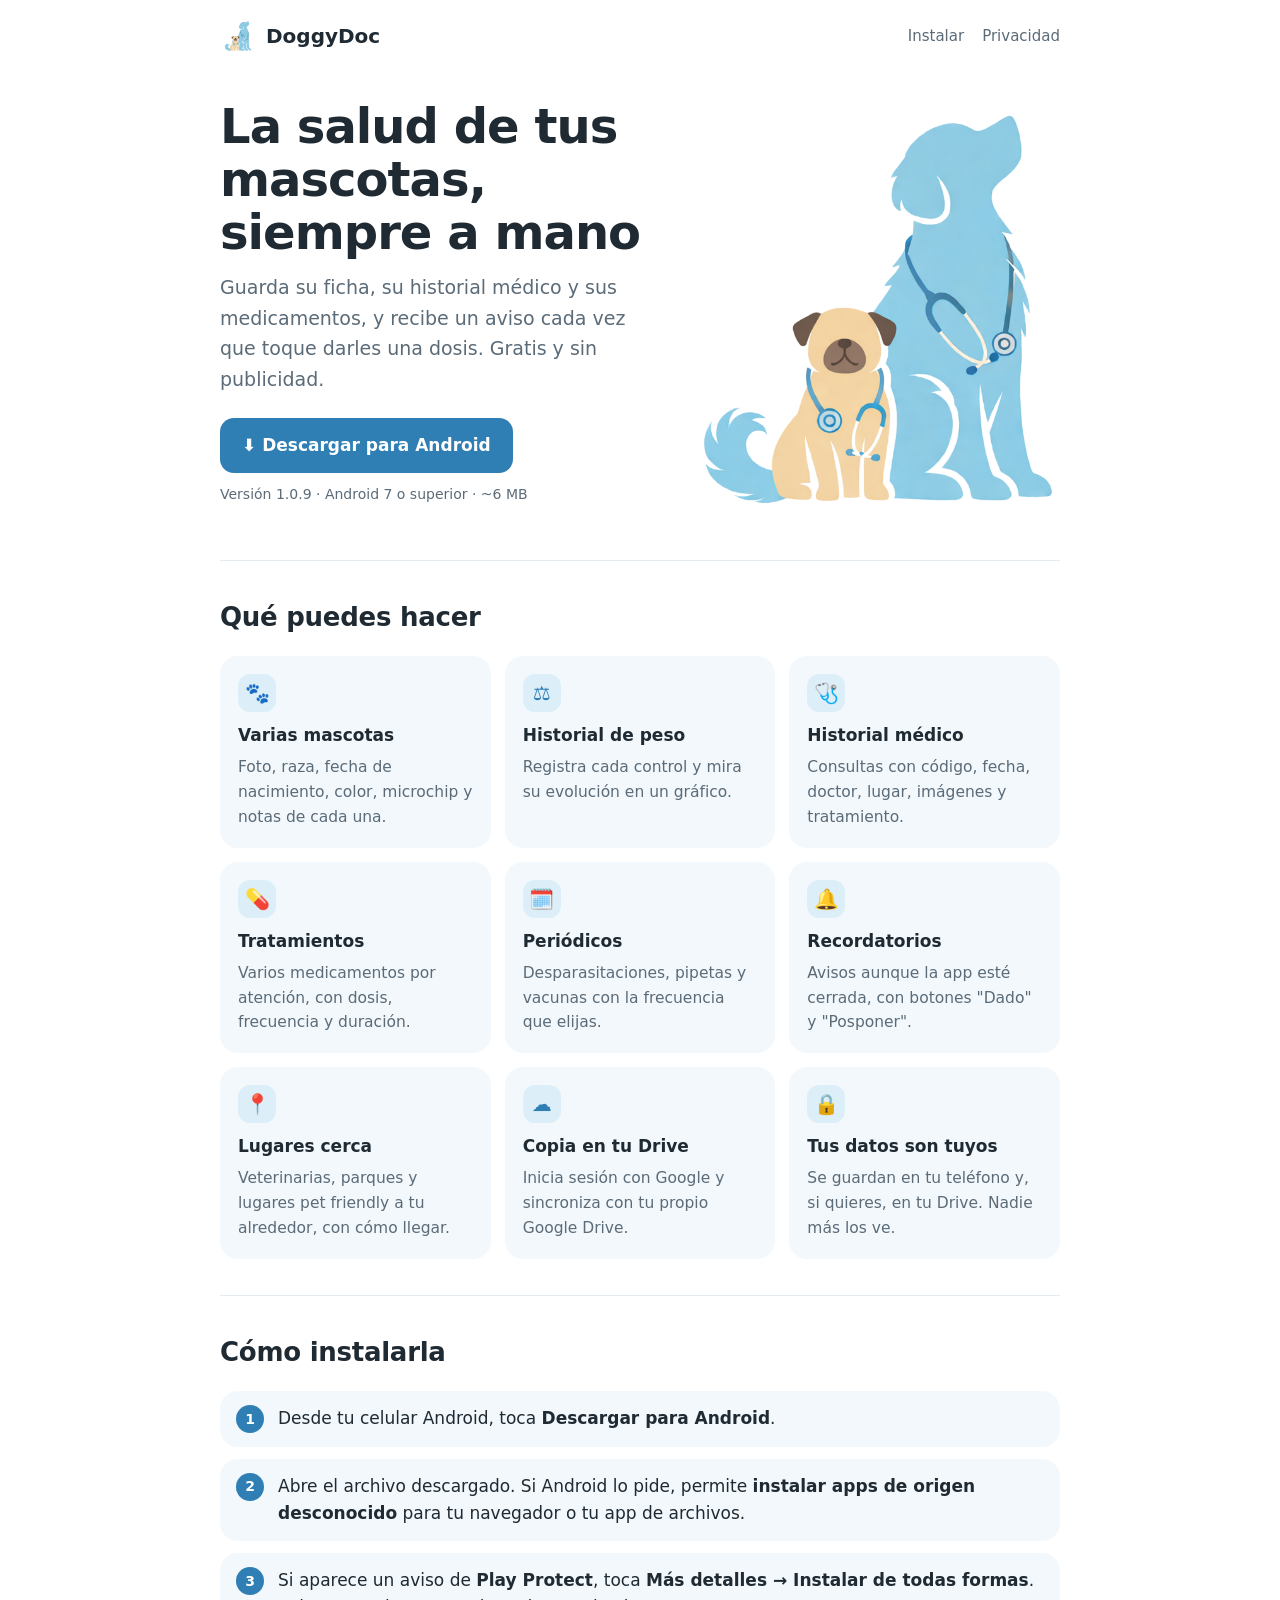
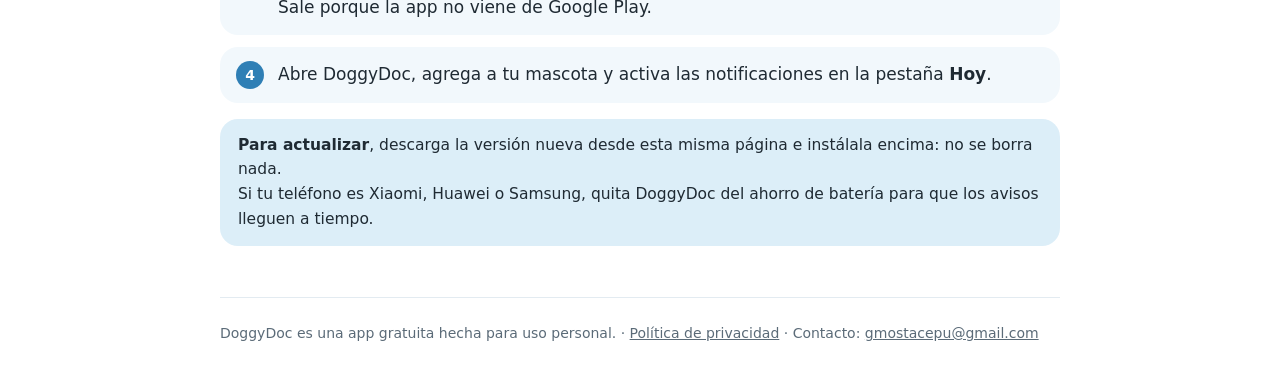
<file: index.html>
<!doctype html>
<html lang="es">
<head>
  <meta charset="utf-8">
  <meta name="viewport" content="width=device-width, initial-scale=1">
  <title>DoggyDoc · Salud y medicamentos de tus mascotas</title>
  <meta name="description" content="App gratuita para Android: ficha de tus mascotas, historial médico, peso, medicamentos y recordatorios.">
  <link rel="icon" href="icon.png">
  <link rel="stylesheet" href="styles.css">
</head>
<body>
  <div class="wrap">
    <header class="top">
      <a class="brand" href="./"><img src="icon.png" alt=""> DoggyDoc</a>
      <nav><a href="#instalar">Instalar</a><a href="privacidad.html">Privacidad</a></nav>
    </header>

    <div class="hero">
      <div>
        <h1>La salud de tus mascotas, siempre a mano</h1>
        <p class="lead">Guarda su ficha, su historial médico y sus medicamentos, y recibe un aviso cada vez que toque darles una dosis. Gratis y sin publicidad.</p>
        <a class="btn" href="DoggyDoc.apk" download>⬇ Descargar para Android</a>
        <p class="meta">Versión <span id="ver">1.0.9</span> · Android 7 o superior · ~6 MB</p>
      </div>
      <img src="hero.png" alt="Ilustración de dos perros con estetoscopio">
    </div>

    <section>
      <h2>Qué puedes hacer</h2>
      <div class="grid">
        <div class="card"><div class="ico">🐾</div><h3>Varias mascotas</h3><p>Foto, raza, fecha de nacimiento, color, microchip y notas de cada una.</p></div>
        <div class="card"><div class="ico">⚖️</div><h3>Historial de peso</h3><p>Registra cada control y mira su evolución en un gráfico.</p></div>
        <div class="card"><div class="ico">🩺</div><h3>Historial médico</h3><p>Consultas con código, fecha, doctor, lugar, imágenes y tratamiento.</p></div>
        <div class="card"><div class="ico">💊</div><h3>Tratamientos</h3><p>Varios medicamentos por atención, con dosis, frecuencia y duración.</p></div>
        <div class="card"><div class="ico">🗓️</div><h3>Periódicos</h3><p>Desparasitaciones, pipetas y vacunas con la frecuencia que elijas.</p></div>
        <div class="card"><div class="ico">🔔</div><h3>Recordatorios</h3><p>Avisos aunque la app esté cerrada, con botones "Dado" y "Posponer".</p></div>
        <div class="card"><div class="ico">📍</div><h3>Lugares cerca</h3><p>Veterinarias, parques y lugares pet friendly a tu alrededor, con cómo llegar.</p></div>
        <div class="card"><div class="ico">☁️</div><h3>Copia en tu Drive</h3><p>Inicia sesión con Google y sincroniza con tu propio Google Drive.</p></div>
        <div class="card"><div class="ico">🔒</div><h3>Tus datos son tuyos</h3><p>Se guardan en tu teléfono y, si quieres, en tu Drive. Nadie más los ve.</p></div>
      </div>
    </section>

    <section id="instalar">
      <h2>Cómo instalarla</h2>
      <ol class="steps">
        <li>Desde tu celular Android, toca <b>Descargar para Android</b>.</li>
        <li>Abre el archivo descargado. Si Android lo pide, permite <b>instalar apps de origen desconocido</b> para tu navegador o tu app de archivos.</li>
        <li>Si aparece un aviso de <b>Play Protect</b>, toca <b>Más detalles → Instalar de todas formas</b>. Sale porque la app no viene de Google Play.</li>
        <li>Abre DoggyDoc, agrega a tu mascota y activa las notificaciones en la pestaña <b>Hoy</b>.</li>
      </ol>
      <p class="note"><b>Para actualizar</b>, descarga la versión nueva desde esta misma página e instálala encima: no se borra nada.<br>
      Si tu teléfono es Xiaomi, Huawei o Samsung, quita DoggyDoc del ahorro de batería para que los avisos lleguen a tiempo.</p>
    </section>

    <footer>
      DoggyDoc es una app gratuita hecha para uso personal. ·
      <a href="privacidad.html">Política de privacidad</a> ·
      Contacto: <a href="mailto:gmostacepu@gmail.com">gmostacepu@gmail.com</a>
    </footer>
  </div>
</body>
</html>
</file>
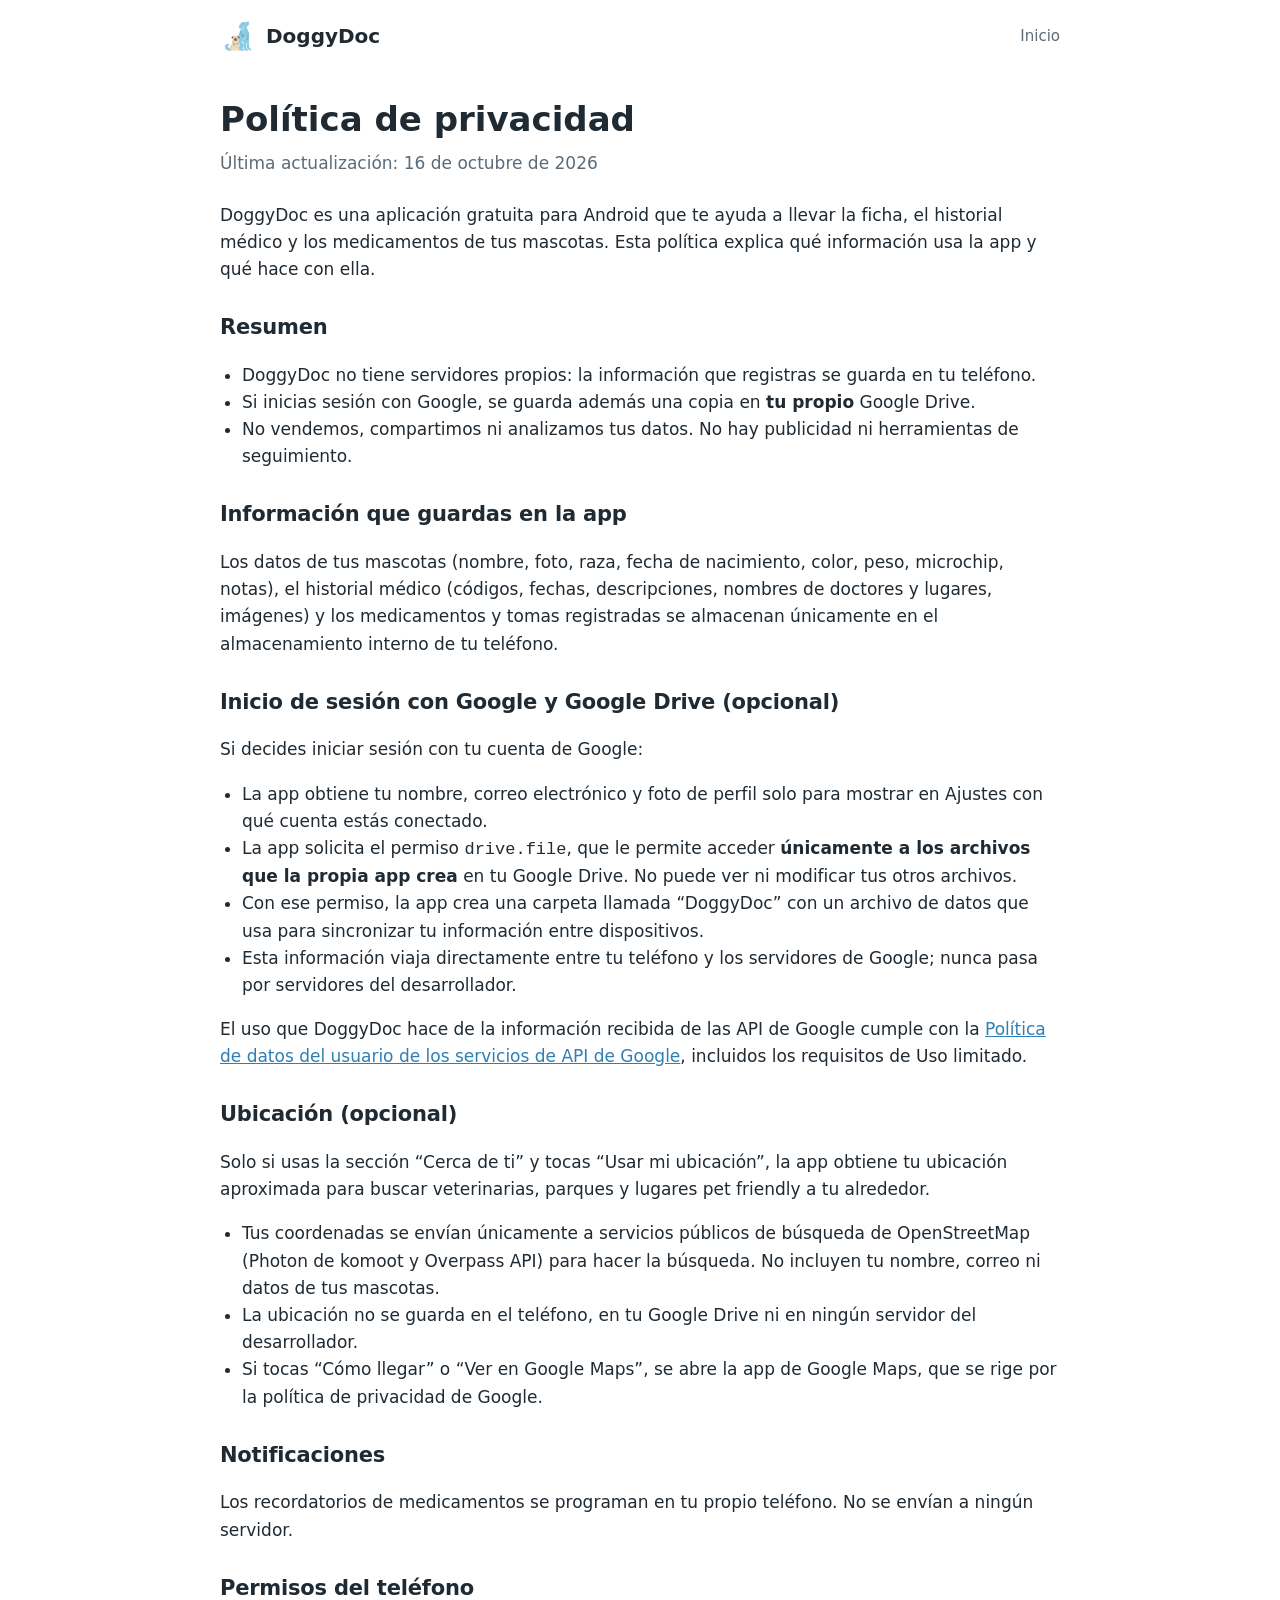
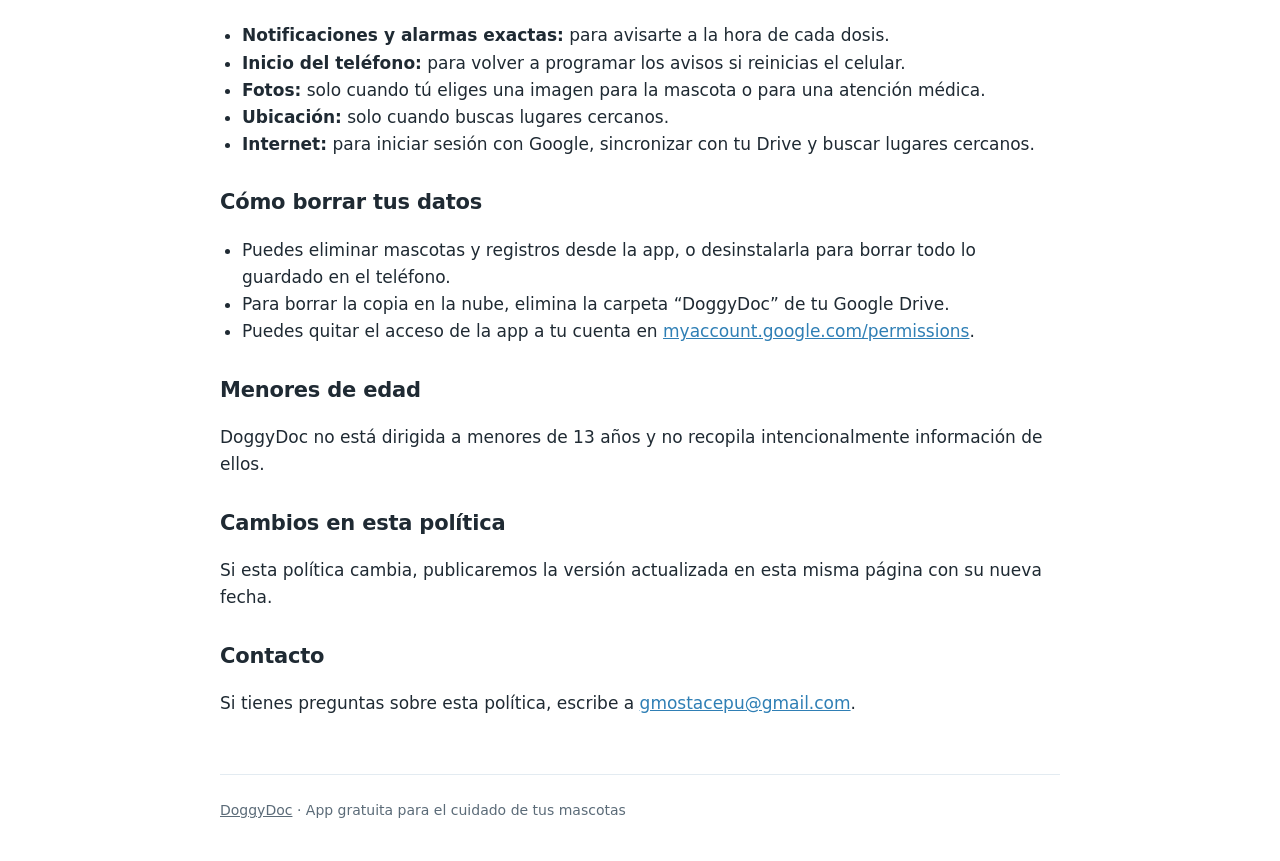
<file: privacidad.html>
<!doctype html>
<html lang="es">
<head>
  <meta charset="utf-8">
  <meta name="viewport" content="width=device-width, initial-scale=1">
  <title>Política de privacidad · DoggyDoc</title>
  <link rel="icon" href="icon.png">
  <link rel="stylesheet" href="styles.css">
</head>
<body>
  <div class="wrap">
    <header class="top">
      <a class="brand" href="./"><img src="icon.png" alt=""> DoggyDoc</a>
      <nav><a href="./">Inicio</a></nav>
    </header>

    <main class="doc">
      <h1>Política de privacidad</h1>
      <p class="updated">Última actualización: 16 de octubre de 2026</p>

      <p>DoggyDoc es una aplicación gratuita para Android que te ayuda a llevar la ficha, el historial médico y los medicamentos de tus mascotas. Esta política explica qué información usa la app y qué hace con ella.</p>

      <h2>Resumen</h2>
      <ul>
        <li>DoggyDoc no tiene servidores propios: la información que registras se guarda en tu teléfono.</li>
        <li>Si inicias sesión con Google, se guarda además una copia en <b>tu propio</b> Google Drive.</li>
        <li>No vendemos, compartimos ni analizamos tus datos. No hay publicidad ni herramientas de seguimiento.</li>
      </ul>

      <h2>Información que guardas en la app</h2>
      <p>Los datos de tus mascotas (nombre, foto, raza, fecha de nacimiento, color, peso, microchip, notas), el historial médico (códigos, fechas, descripciones, nombres de doctores y lugares, imágenes) y los medicamentos y tomas registradas se almacenan únicamente en el almacenamiento interno de tu teléfono.</p>

      <h2>Inicio de sesión con Google y Google Drive (opcional)</h2>
      <p>Si decides iniciar sesión con tu cuenta de Google:</p>
      <ul>
        <li>La app obtiene tu nombre, correo electrónico y foto de perfil solo para mostrar en Ajustes con qué cuenta estás conectado.</li>
        <li>La app solicita el permiso <code>drive.file</code>, que le permite acceder <b>únicamente a los archivos que la propia app crea</b> en tu Google Drive. No puede ver ni modificar tus otros archivos.</li>
        <li>Con ese permiso, la app crea una carpeta llamada “DoggyDoc” con un archivo de datos que usa para sincronizar tu información entre dispositivos.</li>
        <li>Esta información viaja directamente entre tu teléfono y los servidores de Google; nunca pasa por servidores del desarrollador.</li>
      </ul>
      <p>El uso que DoggyDoc hace de la información recibida de las API de Google cumple con la <a href="https://developers.google.com/terms/api-services-user-data-policy">Política de datos del usuario de los servicios de API de Google</a>, incluidos los requisitos de Uso limitado.</p>

      <h2>Ubicación (opcional)</h2>
      <p>Solo si usas la sección “Cerca de ti” y tocas “Usar mi ubicación”, la app obtiene tu ubicación aproximada para buscar veterinarias, parques y lugares pet friendly a tu alrededor.</p>
      <ul>
        <li>Tus coordenadas se envían únicamente a servicios públicos de búsqueda de OpenStreetMap (Photon de komoot y Overpass API) para hacer la búsqueda. No incluyen tu nombre, correo ni datos de tus mascotas.</li>
        <li>La ubicación no se guarda en el teléfono, en tu Google Drive ni en ningún servidor del desarrollador.</li>
        <li>Si tocas “Cómo llegar” o “Ver en Google Maps”, se abre la app de Google Maps, que se rige por la política de privacidad de Google.</li>
      </ul>

      <h2>Notificaciones</h2>
      <p>Los recordatorios de medicamentos se programan en tu propio teléfono. No se envían a ningún servidor.</p>

      <h2>Permisos del teléfono</h2>
      <ul>
        <li><b>Notificaciones y alarmas exactas:</b> para avisarte a la hora de cada dosis.</li>
        <li><b>Inicio del teléfono:</b> para volver a programar los avisos si reinicias el celular.</li>
        <li><b>Fotos:</b> solo cuando tú eliges una imagen para la mascota o para una atención médica.</li>
        <li><b>Ubicación:</b> solo cuando buscas lugares cercanos.</li>
        <li><b>Internet:</b> para iniciar sesión con Google, sincronizar con tu Drive y buscar lugares cercanos.</li>
      </ul>

      <h2>Cómo borrar tus datos</h2>
      <ul>
        <li>Puedes eliminar mascotas y registros desde la app, o desinstalarla para borrar todo lo guardado en el teléfono.</li>
        <li>Para borrar la copia en la nube, elimina la carpeta “DoggyDoc” de tu Google Drive.</li>
        <li>Puedes quitar el acceso de la app a tu cuenta en <a href="https://myaccount.google.com/permissions">myaccount.google.com/permissions</a>.</li>
      </ul>

      <h2>Menores de edad</h2>
      <p>DoggyDoc no está dirigida a menores de 13 años y no recopila intencionalmente información de ellos.</p>

      <h2>Cambios en esta política</h2>
      <p>Si esta política cambia, publicaremos la versión actualizada en esta misma página con su nueva fecha.</p>

      <h2>Contacto</h2>
      <p>Si tienes preguntas sobre esta política, escribe a <a href="mailto:gmostacepu@gmail.com">gmostacepu@gmail.com</a>.</p>
    </main>

    <footer><a href="./">DoggyDoc</a> · App gratuita para el cuidado de tus mascotas</footer>
  </div>
</body>
</html>
</file>
<file: styles.css>
:root {
  --bg: #FFFFFF;
  --soft: #F2F8FC;
  --ink: #1F2A33;
  --ink-2: #5B6B78;
  --line: #E3EBF1;
  --blue: #2F7FB5;
  --blue-soft: #DCEEF8;
  --sand: #F3D9A8;
  --r: 18px;
}
@media (prefers-color-scheme: dark) {
  :root {
    --bg: #121A20; --soft: #18232B; --ink: #E8F0F5; --ink-2: #9FB1BE;
    --line: #26343E; --blue: #7CC0EA; --blue-soft: #1D3442; --sand: #6B5634;
  }
}
* { box-sizing: border-box; }
html { -webkit-text-size-adjust: 100%; }
body {
  margin: 0; background: var(--bg); color: var(--ink);
  font-family: system-ui, -apple-system, "Segoe UI", Roboto, sans-serif; line-height: 1.6; font-size: 17px;
}
a { color: var(--blue); }
.wrap { max-width: 880px; margin: 0 auto; padding: 0 20px; }
header.top { display: flex; align-items: center; justify-content: space-between; padding: 18px 0; }
.brand { display: flex; align-items: center; gap: 10px; font-weight: 800; font-size: 20px; color: var(--ink); text-decoration: none; }
.brand img { width: 36px; height: 36px; border-radius: 9px; }
nav a { color: var(--ink-2); text-decoration: none; margin-left: 18px; font-size: 15px; }

.hero { display: grid; grid-template-columns: 1.1fr .9fr; gap: 32px; align-items: center; padding: 28px 0 40px; }
.hero h1 { font-size: clamp(32px, 6vw, 48px); line-height: 1.1; margin: 0 0 14px; letter-spacing: -.02em; }
.hero p.lead { font-size: 19px; color: var(--ink-2); margin: 0 0 24px; }
.hero img { width: 100%; height: auto; }
.btn {
  display: inline-flex; align-items: center; gap: 10px; background: var(--blue); color: #fff; text-decoration: none;
  font-weight: 700; padding: 14px 22px; border-radius: 14px; font-size: 17px;
}
@media (prefers-color-scheme: dark) { .btn { color: #0E1A22; } }
.meta { color: var(--ink-2); font-size: 14px; margin-top: 10px; }

section { padding: 36px 0; border-top: 1px solid var(--line); }
h2 { font-size: 26px; margin: 0 0 18px; letter-spacing: -.01em; }
.grid { display: grid; grid-template-columns: repeat(auto-fit, minmax(220px, 1fr)); gap: 14px; }
.card { background: var(--soft); border-radius: var(--r); padding: 18px; }
.card h3 { margin: 0 0 6px; font-size: 17px; }
.card p { margin: 0; color: var(--ink-2); font-size: 15.5px; }
.ico { width: 38px; height: 38px; border-radius: 12px; background: var(--blue-soft); color: var(--blue); display: grid; place-items: center; margin-bottom: 10px; font-size: 20px; }

ol.steps { counter-reset: s; list-style: none; padding: 0; margin: 0; display: grid; gap: 12px; }
ol.steps li { counter-increment: s; position: relative; padding: 14px 16px 14px 58px; background: var(--soft); border-radius: var(--r); }
ol.steps li::before {
  content: counter(s); position: absolute; left: 16px; top: 14px; width: 28px; height: 28px; border-radius: 50%;
  background: var(--blue); color: var(--bg); display: grid; place-items: center; font-weight: 800; font-size: 14px;
}
.note { background: var(--blue-soft); border-radius: var(--r); padding: 14px 18px; margin-top: 16px; font-size: 15.5px; }

footer { border-top: 1px solid var(--line); padding: 24px 0 40px; color: var(--ink-2); font-size: 14px; }
footer a { color: var(--ink-2); }

/* Política */
.doc { padding: 10px 0 40px; }
.doc h1 { font-size: 34px; margin: 10px 0 4px; }
.doc .updated { color: var(--ink-2); margin: 0 0 24px; }
.doc h2 { font-size: 21px; margin: 28px 0 8px; }
.doc p, .doc li { color: var(--ink); }
.doc ul { padding-left: 22px; }

@media (max-width: 680px) {
  .hero { grid-template-columns: 1fr; padding-top: 8px; }
  .hero img { max-width: 300px; margin: 0 auto; order: -1; }
  nav a { margin-left: 12px; }
}
</file>
